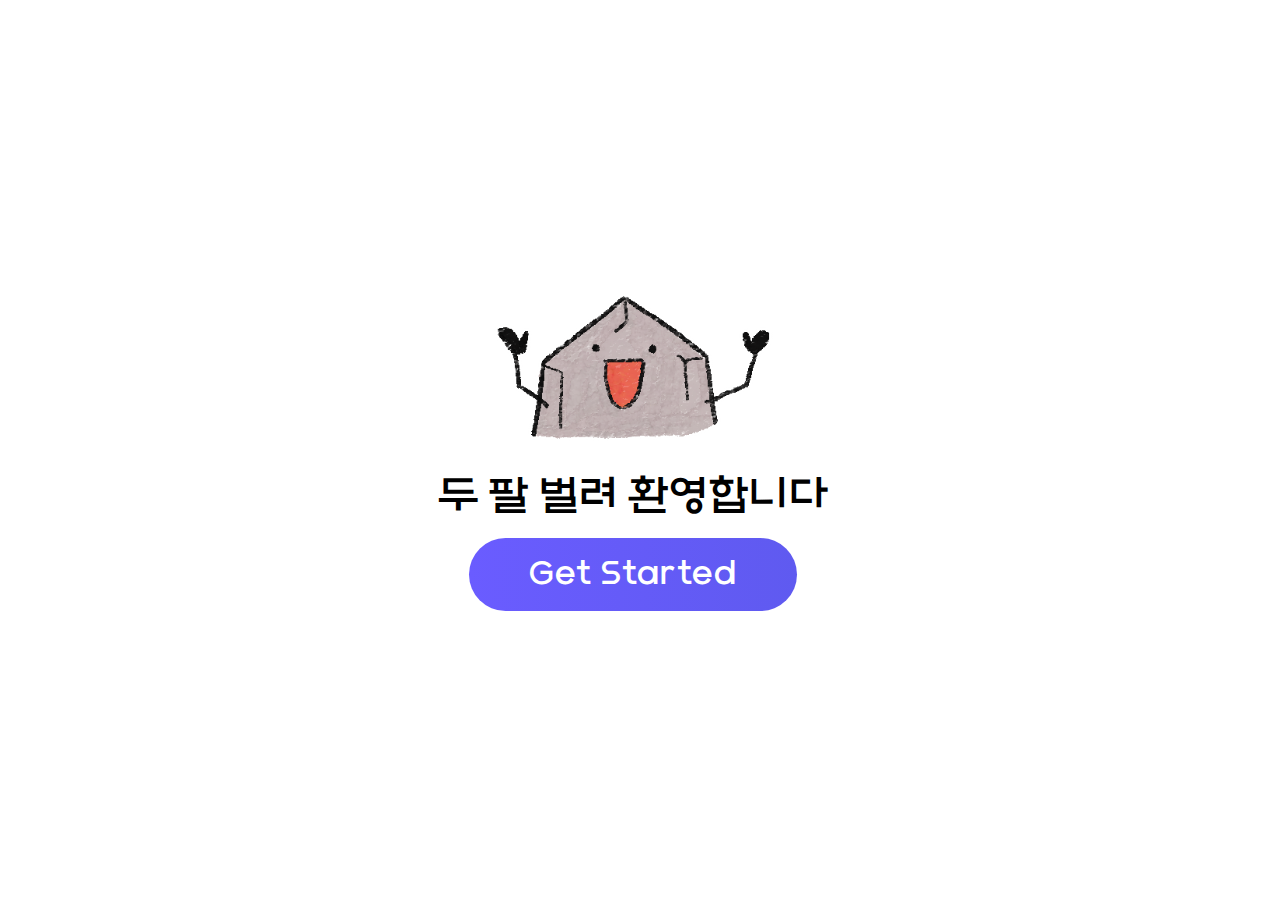
<file: index.html>
<!DOCTYPE html>
<html lang="ko">
<head>
  <meta charset="UTF-8">
  <title>Stone</title>
  <link rel="stylesheet" href="style.css">
</head>

<body>

  <section class="hero">
    <img src="stone.png" class="hero-image">

    <h1>두 팔 벌려 환영합니다</h1>

    <button class="hero-button">
      Get Started
    </button>
  </section>

</body>
</html>
</file>
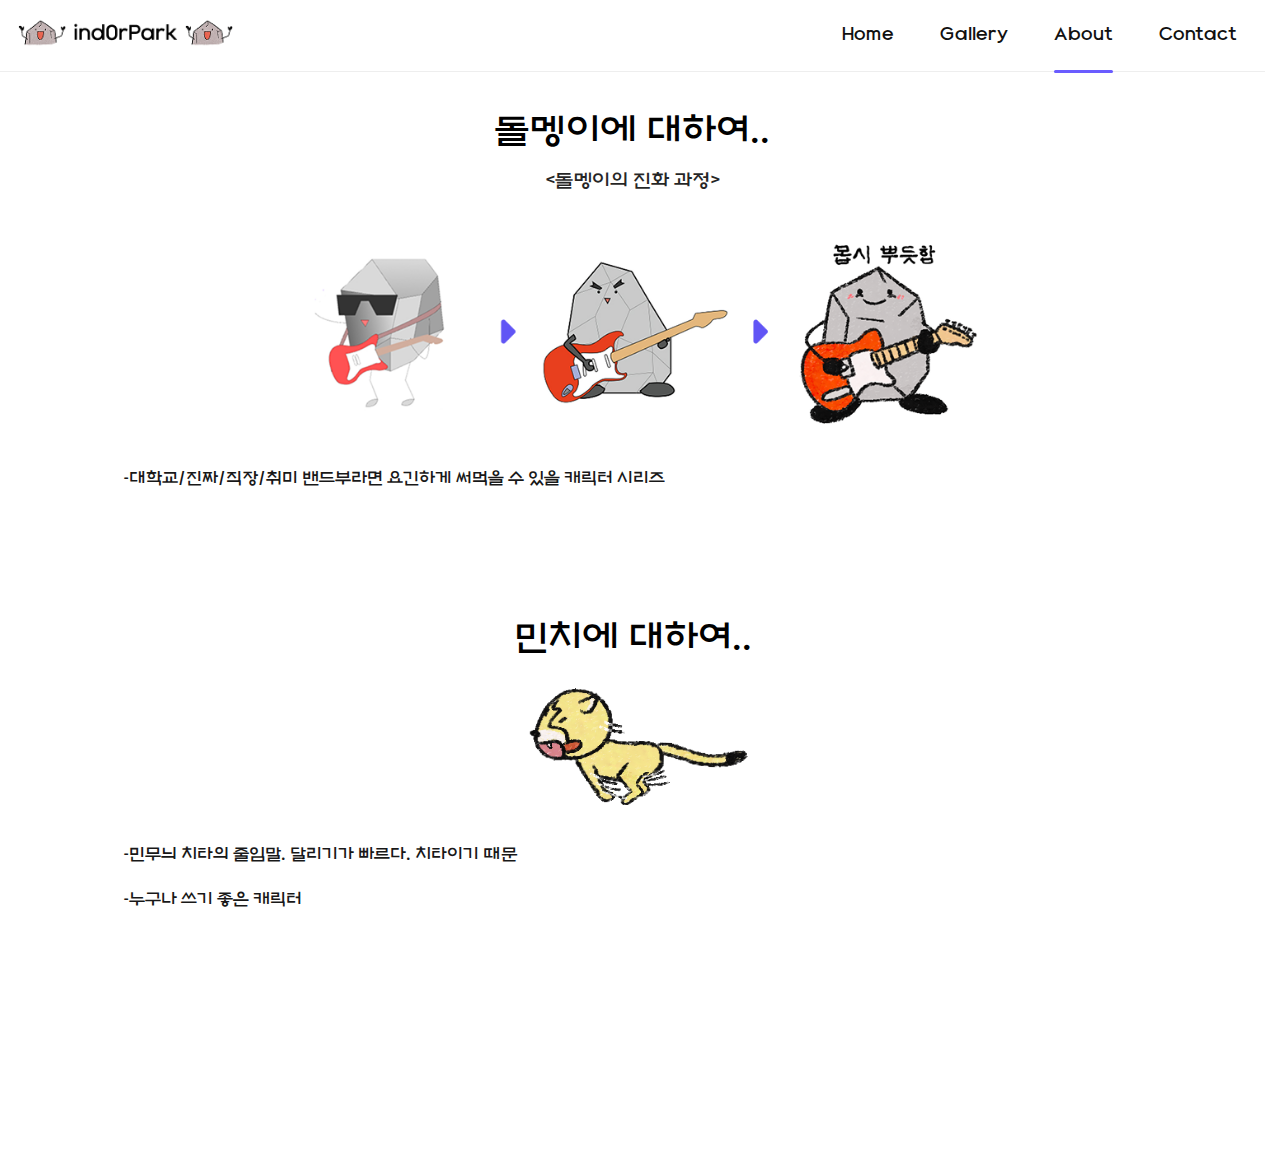
<file: about.html>
<!DOCTYPE html>
<html lang="ko">
<head>
  <meta charset="UTF-8" />
  <meta name="viewport" content="width=device-width, initial-scale=1.0"/>
  <title>About</title>
  <link rel="stylesheet" href="style.css" />
</head>

<body>
  <!-- Top Nav (다른 페이지랑 동일) -->
  <header class="topnav">
    <div class="brand">
      <img class="brand-logo" src="images/logo.png" alt="ind0rPark logo" />
    </div>

    <nav class="menu">
      <a class="menu-link" href="home.html">Home</a>
      <a class="menu-link" href="gallery.html">Gallery</a>
      <a class="menu-link is-active" href="about.html">About</a>
      <a class="menu-link" href="contact.html">Contact</a>
    </nav>
  </header>

  <main class="page">
    <!-- 상단 제목: nav와 간격은 about-head에서 제어 -->
    <section class="about-head">
  <div class="container">

    <h1 class="about-title">돌멩이에 대하여..</h1>
    <p class="about-subtitle">&lt;돌멩이의 진화 과정&gt;</p>

    <!-- 진화 이미지 한 장 -->
    <div class="evolve-wrapper">
      <img class="evolve-img" src="images/evolved.png" alt="돌멩이 진화 과정" />
    </div>

    <div class="about-desc">
      <p>-대학교/진짜/직장/취미 밴드부라면 요긴하게 써먹을 수 있을 캐릭터 시리즈</p>
    </div>

  </div>
</section>


    <!-- 민치 섹션 -->
    <section class="about-block">
      <div class="container">
        <h2 class="about-title">민치에 대하여..</h2>

        <div class="center-figure">
          <img class="minchi-img" src="images/minchi_run.png" alt="달리는 민치" />
        </div>

        <div class="about-desc">
          <p>-민무늬 치타의 줄임말. 달리기가 빠르다. 치타이기 때문</p>
          <p>-누구나 쓰기 좋은 캐릭터</p>
        </div>
      </div>
    </section>
  </main>
</body>
</html>




</html>
</file>
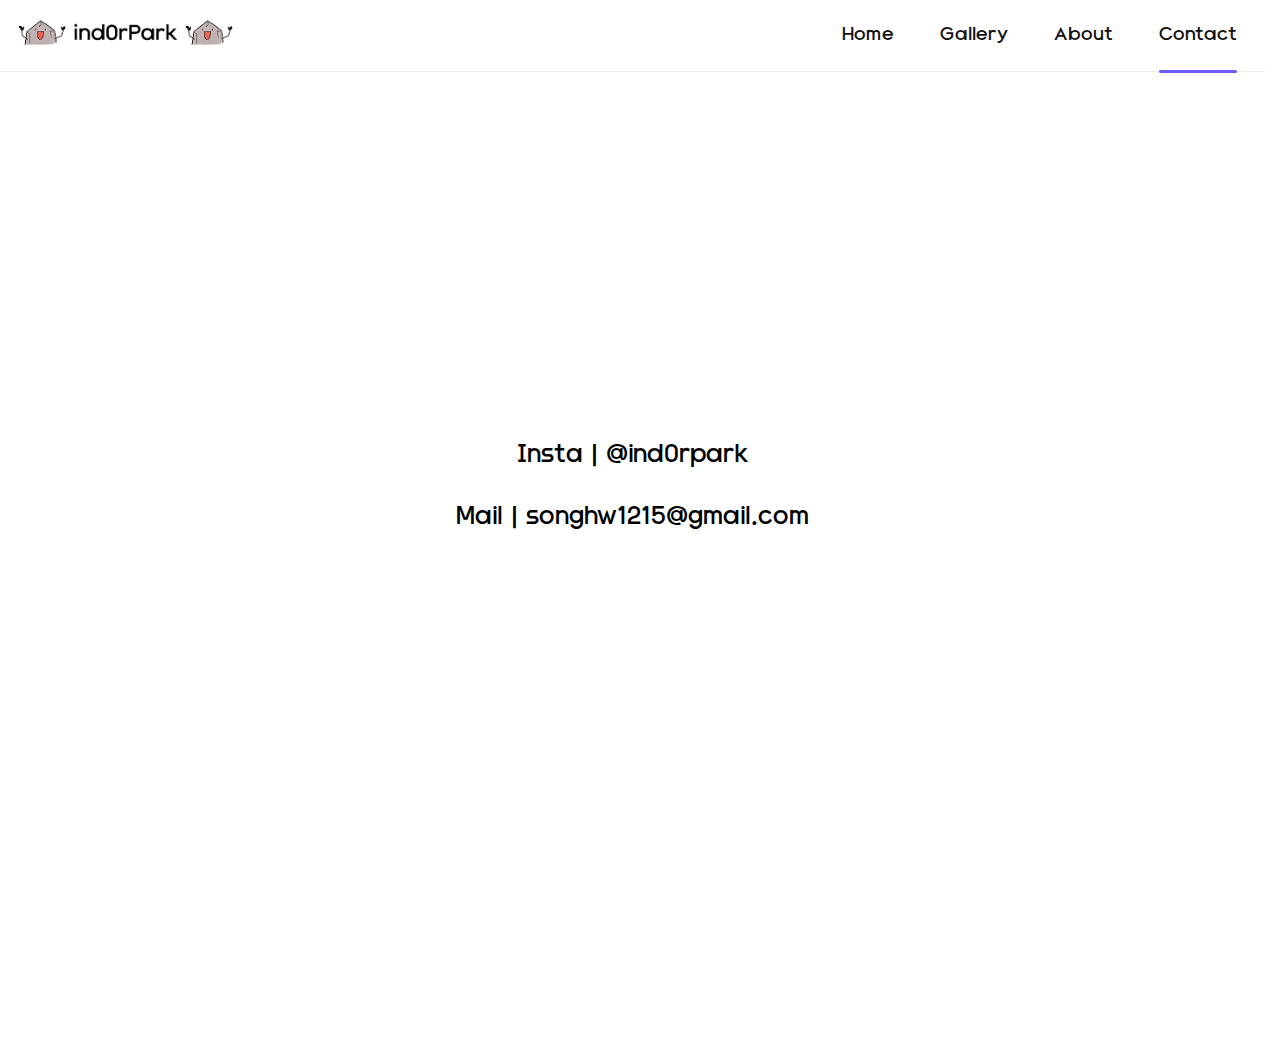
<file: contact.html>
<!DOCTYPE html>
<html lang="ko">
<head>
  <meta charset="UTF-8" />
  <meta name="viewport" content="width=device-width, initial-scale=1.0, viewport-fit=cover"/>
  <title>Contact</title>
  <link rel="stylesheet" href="style.css" />
</head>

<body>
  <!-- Top Nav -->
  <header class="topnav">
    <div class="brand">
      <a href="home.html">
    <img class="brand-logo" src="images/logo.png" alt="ind0rPark logo" />
    </a>
    </div>

    <nav class="menu">
      <a class="menu-link" href="home.html">Home</a>
      <a class="menu-link" href="gallery.html">Gallery</a>
      <a class="menu-link" href="about.html">About</a>
      <a class="menu-link is-active" href="contact.html">Contact</a>
    </nav>
  </header>

  <main class="page">
    <section class="contact-page">
      <div class="container">
        <div class="contact-card">
          <p>Insta | <a href="https://instagram.com/ind0rpark" target="_blank" rel="noopener"> @ind0rpark</a></p>
          <p>Mail | <a href="mailto:songhw1215@gmail.com">songhw1215@gmail.com</a></p>
        </div>
      </div>
    </section>
  </main>
</body>
</html>
</file>
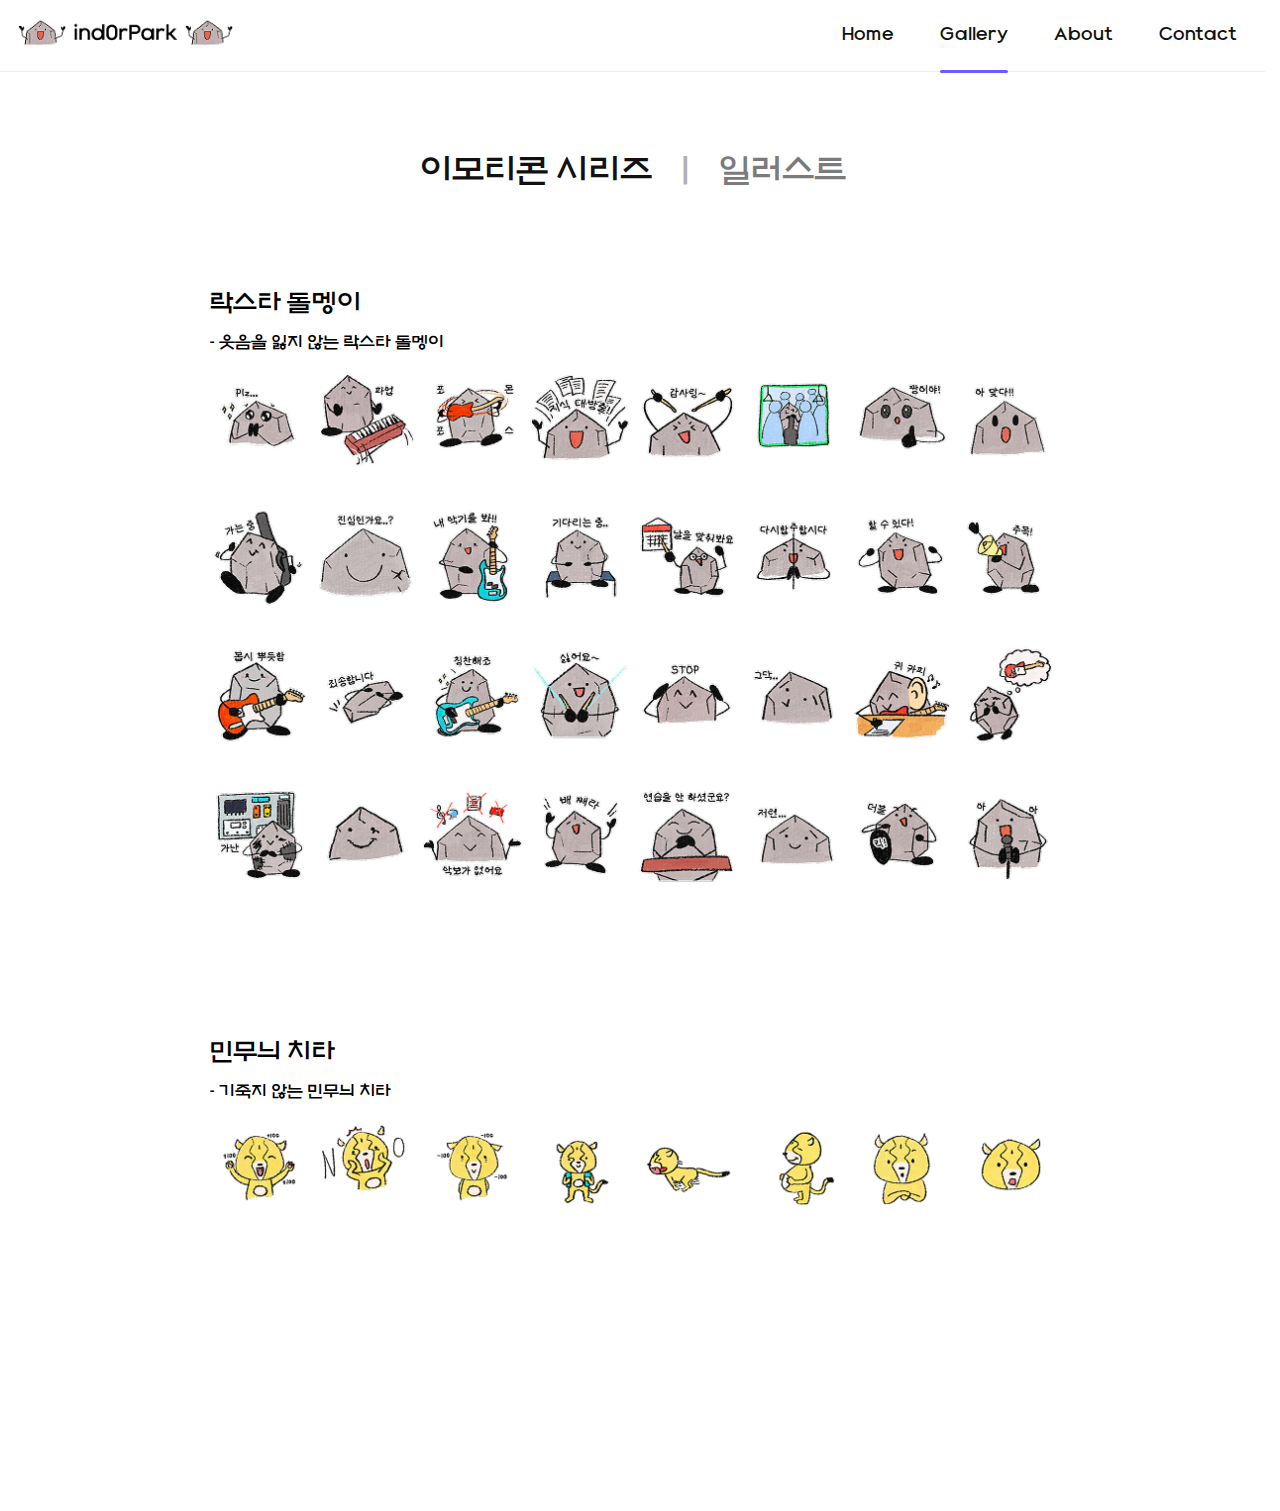
<file: gallery.html>
<!DOCTYPE html>
<html lang="ko">
<head>
  <meta charset="UTF-8">
  <title>Gallery</title>
  <link rel="stylesheet" href="style.css">
</head>

<body>
  <!-- Top Nav -->
  <header class="topnav">
     <div class="brand">
       <a href="home.html">
    <img class="brand-logo" src="images/logo.png" alt="ind0rPark logo" />
    </a>
    </div>

    <nav class="menu">
      <a class="menu-link" href="home.html">Home</a>
      <a class="menu-link is-active" href="gallery.html">Gallery</a>
      <a class="menu-link" href="about.html">About</a>
      <a class="menu-link" href="contact.html">Contact</a>
    </nav>
  </header>


 <main class="page">
    <section class="gallery-head">
        <div class="container">
         <div class="gallery-tabs">
           <a class="tab is-active" href="gallery.html">이모티콘 시리즈</a>
           <span class="tab-divider">|</span>
           <a class="tab" href="illustration.html">일러스트</a>
         </div>
        </div>
    </section>


  <!-- 돌멩이 시리즈 -->
  <section id="rock" class="series-section">
    <h2 class="series-title">락스타 돌멩이</h2>
    <p class="series-substitle"> - 웃음을 잃지 않는 락스타 돌멩이</p>

    <img src="images/rocks.png" alt="돌멩이 시리즈">
  </section>

  <!-- 민치 시리즈 -->
  <section id="minchi" class="series-section">
    <h2 class="series-title">민무늬 치타</h2>
        <p class="series-substitle"> - 기죽지 않는 민무늬 치타</p>
    <img src="images/minchis.png" alt="민치 시리즈">
  </section>
   
 </main>
</body>
</html>
</file>
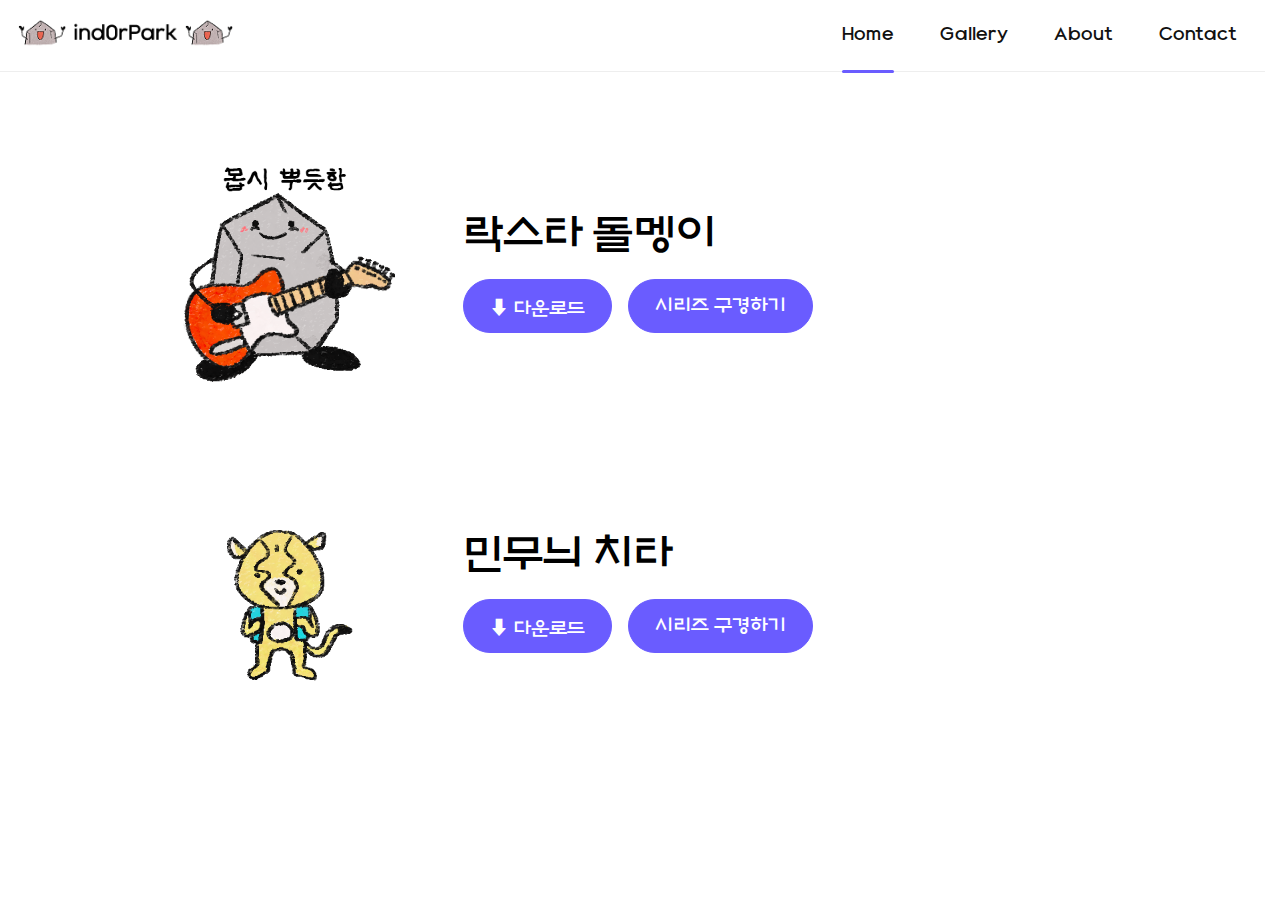
<file: home.html>
<!DOCTYPE html>
<html lang="ko">
<head>
  <meta charset="UTF-8" />
  <meta name="viewport" content="width=device-width, initial-scale=1.0, viewport-fit=cover"/>
  <title>Home</title>
  <link rel="stylesheet" href="style.css" />
</head>
<body>

  <!-- Top Nav -->
  <header class="topnav">
    <div class="brand">
      <a href="home.html">
    <img class="brand-logo" src="images/logo.png" alt="ind0rPark logo" />
    </a>
    </div>

    <nav class="menu">
      <a class="menu-link is-active" href="home.html">Home</a>
      <a class="menu-link" href="gallery.html">Gallery</a>
      <a class="menu-link" href="about.html">About</a>
      <a class="menu-link" href="contact.html">Contact</a>
    </nav>
  </header>

  <!-- Main -->
  <main class="home">
    <section class="card">
      <img class="card-img" src="images/rockstar-stone.png" alt="락스타 돌멩이" />

      <div class="card-body">
        <h2 class="card-title">락스타 돌멩이</h2>

        <div class="card-actions">
          <a class="btn btn-primary" href="images/rockstar-stone.png" download="rockstar-stone.png"> ⬇ 다운로드 </a>
          <a class="btn btn-primary" href="gallery.html#rock">시리즈 구경하기</a>
        </div>
      </div>
    </section>

    <section class="card">
      <img class="card-img" src="images/minchi.png" alt="민무늬 치타" />

      <div class="card-body">
        <h2 class="card-title">민무늬 치타</h2>

        <div class="card-actions">
          <a class="btn btn-primary" href="images/minchi.png" download="minchi.png"> ⬇ 다운로드 </a>
          <a class="btn btn-primary" href="gallery.html#minchi">시리즈 구경하기</a>
        </div>
      </div>
    </section>
  </main>

</body>
</html>
</file>
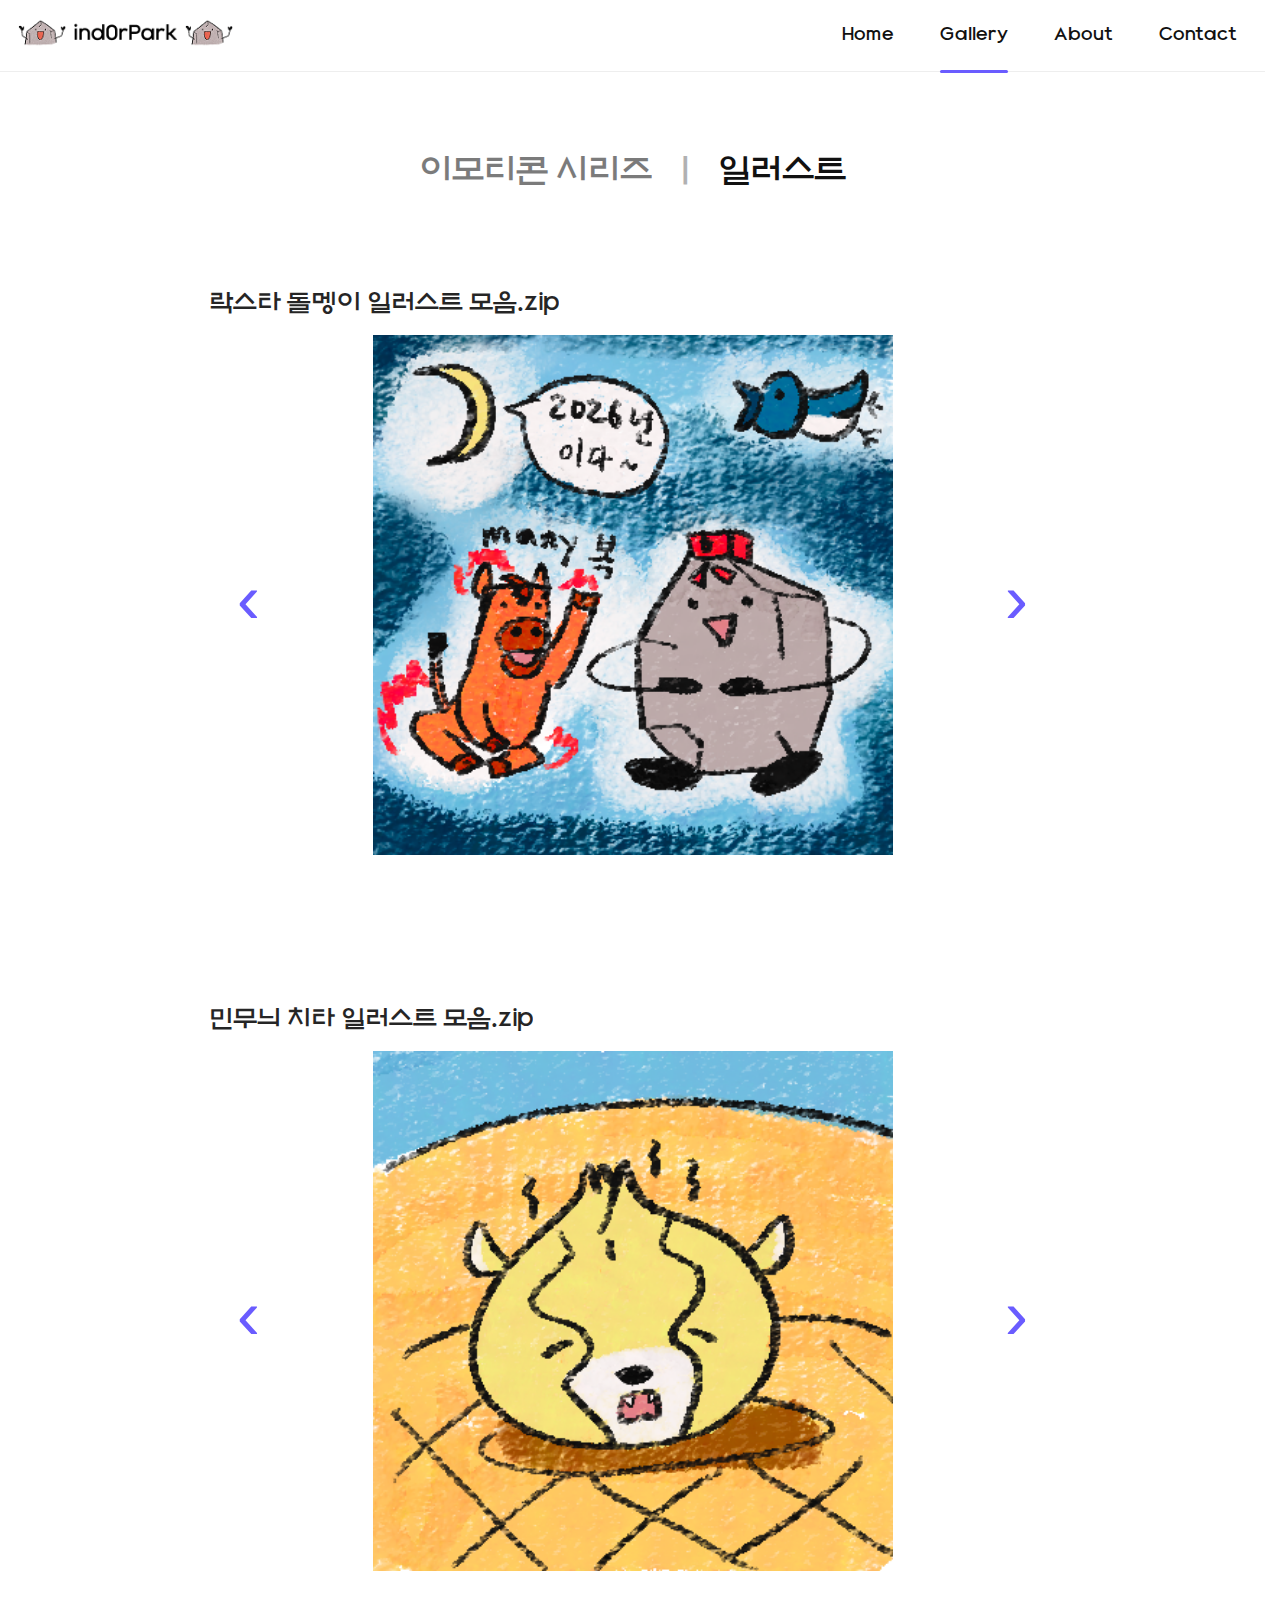
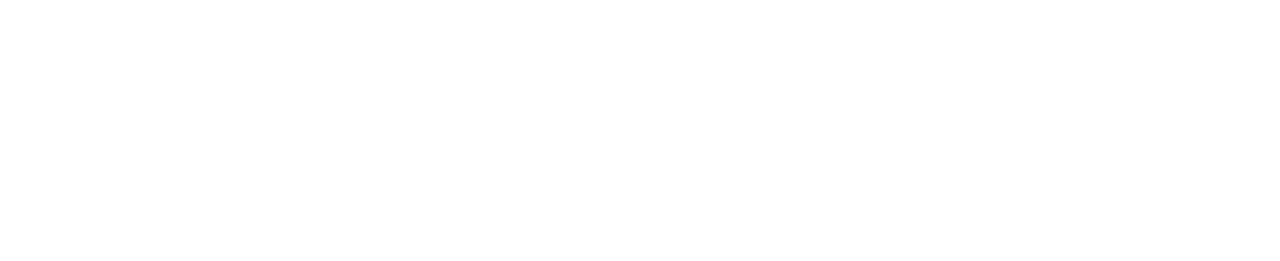
<file: illustration.html>
<!DOCTYPE html>
<html lang="ko">
<head>
  <meta charset="UTF-8" />
  <meta name="viewport" content="width=device-width, initial-scale=1.0"/>
  <title>Illustration</title>
  <link rel="stylesheet" href="style.css" />
</head>

<body>
  <!--Top Nav-->
  <header class="topnav">
    <div class="brand">
      <img class="brand-logo" src="images/logo.png" alt="ind0rPark logo" />
    </div>

    <nav class="menu">
      <a class="menu-link" href="home.html">Home</a>
      <a class="menu-link is-active" href="gallery.html">Gallery</a>
      <a class="menu-link" href="#">About</a>
      <a class="menu-link" href="#">Contact</a>
    </nav>
  </header>

  <main class="page">

    <section class="gallery-head">
        <div class="container">
         <div class="gallery-tabs">
           <a class="tab" href="gallery.html">이모티콘 시리즈</a>
           <span class="tab-divider">|</span>
           <a class="tab is-active" href="illustration.html">일러스트</a>
         </div>
        </div>
    </section>

    <!-- 1) 돌멩이 슬라이더 -->
    <section class="illust-section">
      <p class="illust-zip">락스타 돌멩이 일러스트 모음.zip</p>

      <div class="carousel" data-carousel="rock">
        <button class="arrow left" type="button" aria-label="이전">‹</button>
        <img class="carousel-img" alt="돌멩이 일러스트" />
        <button class="arrow right" type="button" aria-label="다음">›</button>
      </div>
    </section>

    <!-- 2) 민치 슬라이더 -->
    <section class="illust-section">
      <p class="illust-zip">민무늬 치타 일러스트 모음.zip</p>

      <div class="carousel" data-carousel="minchi">
        <button class="arrow left" type="button" aria-label="이전">‹</button>
        <img class="carousel-img" alt="민치 일러스트" />
        <button class="arrow right" type="button" aria-label="다음">›</button>
      </div>
    </section>

  </main>

  <script src="illustration.js"></script>
</body>
</html>
</file>
<file: style.css>
/* 전역 박스 모델 통일 */
*, *::before, *::after { box-sizing: border-box; }

/* 가로 잘림/흔들림 방지 */
html, body { max-width: 100%; overflow-x: hidden; }


@font-face {
  font-family: "DaeguBukseongro";
  src: url("./fonts/DaeguBukseongro-ExtraBold.ttf") format("truetype");
  font-weight: 800;
  font-style: normal;
}

html {
  overflow-y: scroll;
  scrollbar-gutter: stable;
}

body {
  margin: 0;
  font-family: "DaeguBukseongro", sans-serif;
  background-color: #ffffff;
 
}

.hero {
  height: 100vh;               /* 화면 전체 높이 */
  display: flex;
  flex-direction: column;      /* 세로 정렬 */
  justify-content: center;     /* 세로 가운데 */
  align-items: center;         /* 가로 가운데 */
  text-align: center;
}

.hero-image {
  width: 280px;
  margin-bottom: 0%;
}

h1 {
  font-size: 40px;
  margin-bottom: 20px;
}

.hero-button {
  padding: 18px 60px;
  font-size: 32px;
  border: none;
  border-radius: 50px;
  color: white;
  background: linear-gradient(90deg, #6a5cff, #5f5af0);
  cursor: pointer;
  font-family: "DaeguBukseongro", sans-serif;
  letter-spacing: 1px;
  display: inline-flex;
  align-self: center;
  justify-items: center;
  text-decoration: none;

}

/* ===== Home Page ===== */

.topnav {
  /* layout */
  display: flex;
  align-items: center;
  justify-content: space-between;

  /* size */
  height:auto;
  min-height: 72px;                 /* height 고정 대신 */
  padding: env(safe-area-inset-top) 40px 0 40px;  /* 상단 safe-area */
  padding-top: env(safe-area-inset-top);
  padding-left: max(18px, env(safe-area-inset-left));
  padding-right: max(18px, env(safe-area-inset-right));

  /* style */
  background: #ffffff;
  border-bottom: 1px solid #eee;

  /* sticky */
  position: sticky;
  top: 0;
  z-index: 1000;
}

.brand {
  display: inline-block;
  align-items: center;
  gap: 12px;
}

.brand-logo {
  height: 28px;
  width: auto;
}

.brand-text {
  font-size: 22px;
  font-weight: 800;
}

.menu {
  display: flex;
  align-items: center;
  gap: 26px;
}

.menu-link {
  font-size: 18px;
  text-decoration: none;
  color: #111;
  padding: 8px 10px;
  position: relative;
  display: inline-block;
}

.menu-link.is-active {
  font-weight: 800;
}

.menu-link.is-active::after{
  content:"";
  position: absolute;
  left:10px;
  right:10px;
  bottom:-19px;
  height: 3px;
  background: #6a5cff;
  border-radius:999px;
}

.menu-link:hover {
  font-weight: 800;
}

.home {
  max-width: 980px;
  margin: 0 auto;
  padding: 80px 20px;
  display: flex;
  flex-direction: column;
  gap: 80px;
}

.card {
  display: flex;
  align-items: center;
  justify-content: center;
  gap: 60px;

  flex-wrap:wrap; /*좁으면 아래로 떨어지게*/
  max-width:100%; /*가로 넘침 방지*/
  
}

.card-img {
  width: 240px;
  max-width:100%
  height: auto;
}

.card-body {
  flex:1;
  min-width:0;
}

.card-title {
  font-size: 40px;
  margin: 0 0 22px 0;
}

.card-actions {
  display: flex;
  gap: 16px;
  flex-wrap: wrap;
}

.btn {
  display: inline-flex;
  align-items: center;
  justify-content: center;
  height: 54px;
  padding: 0 26px;
  border-radius: 999px;
  text-decoration: none;
  font-size: 18px;
  font-weight: 700;
}

.btn-primary {
  background: #6a5cff;
  color: #fff;
  border: 1px solid #6a5cff;
}

.btn-outline {
  background: transparent;
  color: #6a5cff;
  border: 1px solid #6a5cff;
}

/* 모바일 반응형 */
@media (max-width: 720px) {
  .topnav {
    /* PC는 그대로, 모바일만 좁게 */
    padding-left: max(10px, env(safe-area-inset-left));
    padding-right: max(10px, env(safe-area-inset-right));
    padding-top: env(safe-area-inset-top);

    /* 높이 고정 때문에 잘리는 느낌 방지 */
    height: auto;
    min-height: 72px;
    /* 메뉴가 길면 줄바꿈/스크롤 대응 가능하게 */
    gap: 8px;


  }
   .brand-logo {
    height: 22px;
    width: 120px;
  }

  .menu{
    display:flex;
    flex-wrap:nowrap;
    justify-content:flex-end;
    align-items:center;

    gap:clamp(6px,2vw,12px);
    flex:1;
    min-width:0;
  }
  .menu-link {
    white-space: nowrap;
    font-size: clamp(12px, 3.4vw, 15px);
    padding: clamp(4px, 1.2vw, 7px) clamp(6px, 1.6vw, 9px);
  }

  /* 모바일에선 밑줄 장식이 공간/위치 문제 만들면 약하게 */
  .menu-link.is-active::after {
    left: 6px;
    right: 6px;
    bottom: -10px;
  } 

  .home {
    padding: 40px 16px;
    gap: 50px;
  }
  .card {
    flex-direction: column;
    gap: 18px;
    text-align: center;
  }
  .card-body {
    min-width: 0;
  }
  .card-title {
    font-size: 32px;
  }
}

/* ===== gallery 상단 탭 ===== */
.container{
  max-width:1100px;
  margin:0 auto;
  padding: 0 20px;
}

.gallery-head {
  padding-top: 40px;   /* 두 페이지 동일 */
  padding-bottom: 30px;
  text-align: center;
}

.gallery-title {
  font-size: 36px;
}

.tab {
  font-family: "DaeguBukseongro", sans-serif;
  font-weight: 300;   /* Light 느낌 */
  opacity: 0.4;
}

.tab.is-active {
  font-weight: 800;   /* ExtraBold 느낌 */
  opacity: 1;
}

.tab-divider {
  margin: 0 20px;
  opacity: 0.3;
}

/* ===== 시리즈 영역 ===== */

/*탭 블록 아래 컨텐츠 시작 간격*/
.series-section {
  width: 80%;
  margin: 50px auto 150px auto;
  scroll-margin-top: 120px; /* 상단 nav 가림 방지 */
  text-align: left;
}

/*제목(ExtraBold)*/
.series-title {
  font-size: 24px;
  margin: 0 0 10px 0;
  font-family: "DaeguBukseongro", sans-serif;
  font-weight: 800;
}

/* 부제목(Light) */
.series-subtitle{
  font-family: "DaeguBukseongro", sans-serif;
  font-weight: 300;
  font-size: 18px;
  margin: 0 0 30px 0;
  opacity: 0.85;
}

.series-section img {
  width: 100%;
  max-width: 1000px;
}

/* ===== illustration page ===== */

.page{
  max-width: 1100px;
  margin: 0 auto;
  padding: 0 20px 140px;
}

.gallery-tabs{
  text-align: center;
  margin: 40px 0 20px;
  font-size: 32px;
}

.tab{
  text-decoration: none;
  color: #111;
  font-weight: 300;
  opacity: 0.55;
}

.tab.is-active{
  font-weight: 800;
  opacity: 1;
}

.tab-divider{
  margin: 0 18px;
  opacity: 0.3;
}

.illust-section{
  margin-top: 70px;
  width: 80%;
  margin: 50px auto 150px auto;
  scroll-margin-top: 120px; /* 상단 nav 가림 방지 */
  text-align: left;
}

.illust-zip{
  font-size: 24px;
  font-weight: 800;
  opacity: 0.85;
  margin: 0 0 18px 0;
}

.carousel{
  display: grid;
  grid-template-columns: 80px 1fr 80px;
  align-items: center;
  gap: 30px;
  justify-items: center;
}

.carousel-img{
  width: min(520px, 90vw);
  height: auto;
  display: block;
}

.arrow{
  width: 64px;
  height: 64px;
  border: none;
  background: transparent;
  font-size: 70px;
  line-height: 1;
  color: #6a5cff;
  cursor: pointer;
  user-select: none;
}

/* ===== About page ===== */
.about-head{
  padding-top: 40px;
  padding-bottom: 20px;
}

.about-title{
  font-size: 34px;
  font-weight: 800;
  text-align: center;
  margin: 0;
}

.about-subtitle{
  text-align: center;
  margin-top: 20px;
  font-size: 18px;
  font-weight: 300;
  opacity: 0.85;
}

.evolve-wrapper{
  margin-top: 40px;
  display: flex;
  justify-content: center;
}

.evolve-img{
  width: 700px;      /* 크기 조절 가능 */
  max-width: 90%;
  height: auto;
  display: block;
}

.about-desc{
  margin-top: 32px;
  text-align: left;
  font-size: 16px;
  font-weight: 300;
  line-height: 1.8;
  opacity: 0.9;
}

.about-block{
  padding-top: 90px;
  padding-bottom: 80px;
}

.center-figure{
  margin-top: 20px;
  display: flex;
  justify-content: center;
}

.minchi-img{
  width: 260px;
  max-width: 60vw;
  height: auto;
  display: block;
}

/* ===== Contact page ===== */
.contact-page{
  height: calc(100vh - 72px); /* nav 높이 72px 기준 */
  display: flex;
  align-items: center;
}

.contact-card{
  text-align: center;
  font-size: 24px;       /* 시안처럼 큼직하게 */
  font-weight: 300;
  line-height: 1.6;
}

.contact-card a{
  color: inherit;
  text-decoration: none;
}

.contact-card a:hover{
  text-decoration: underline;
}
</file>
